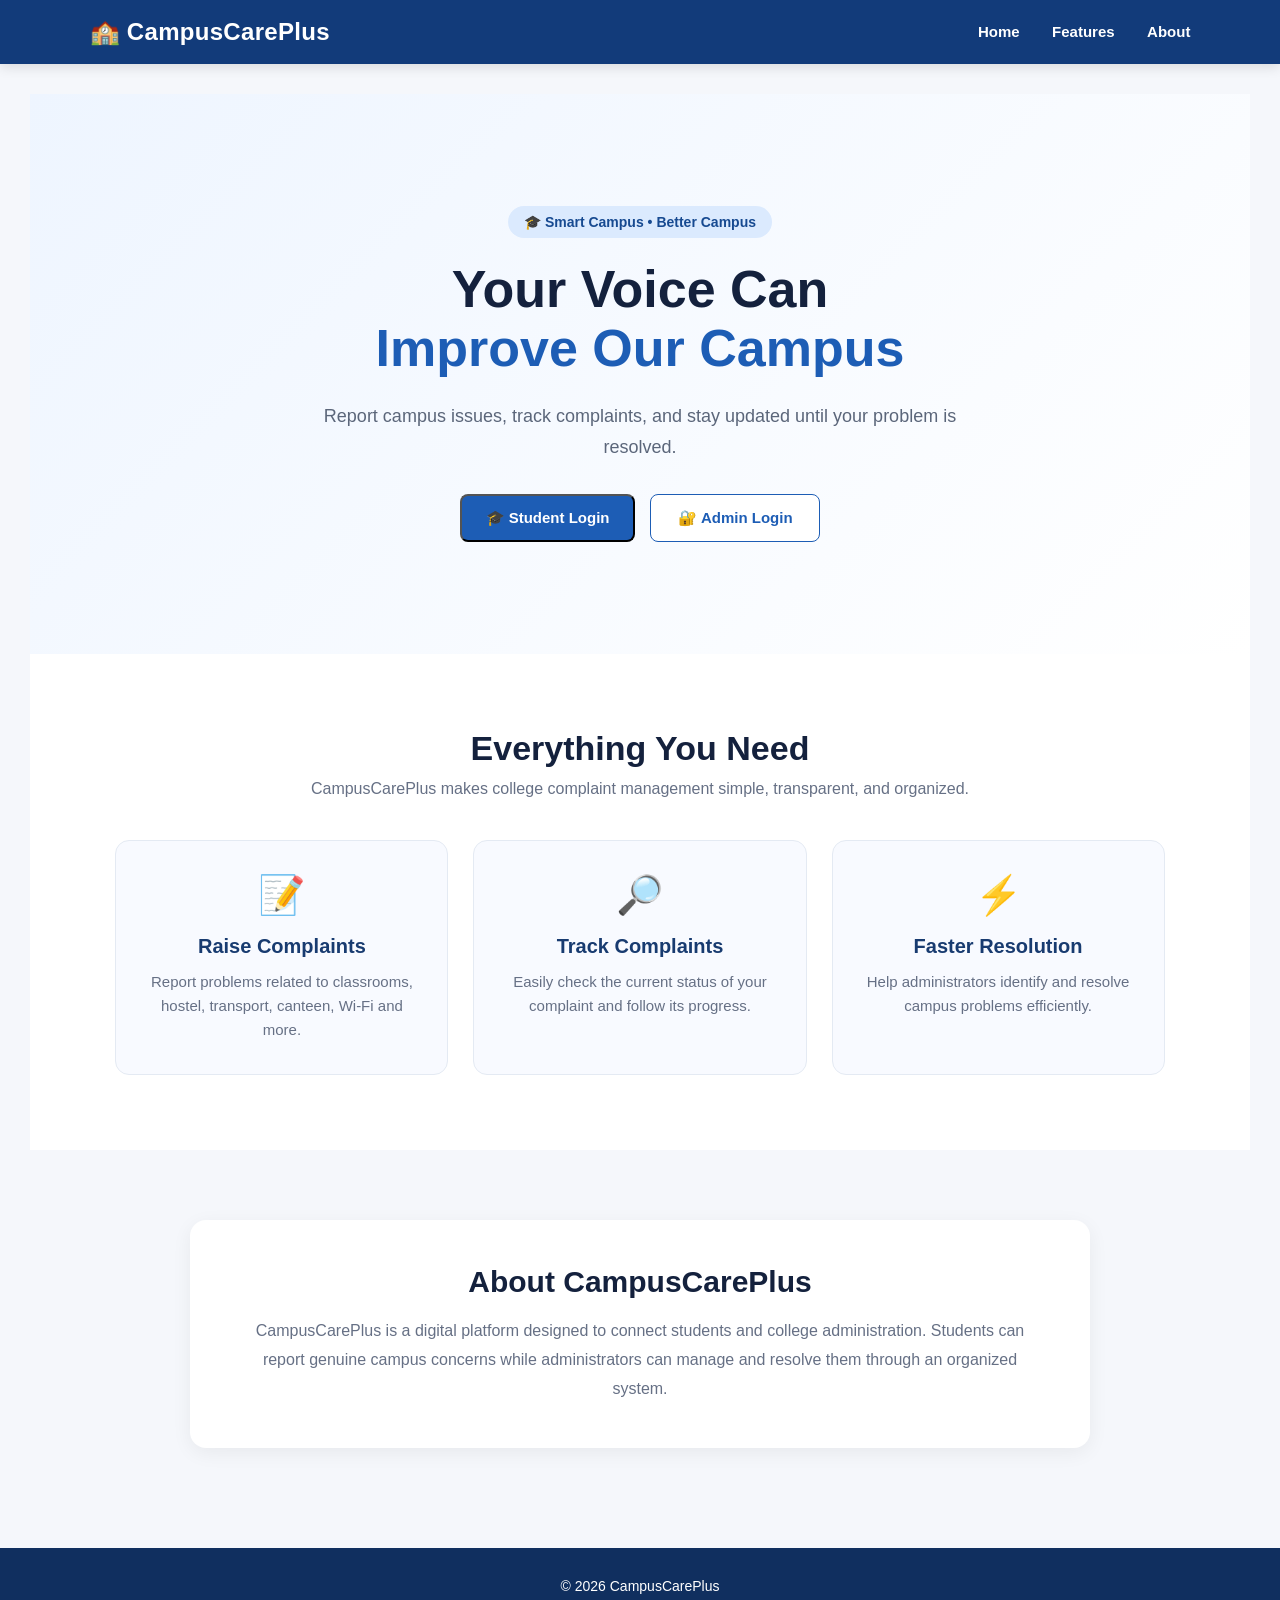
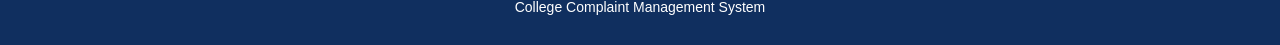
<file: index.html>
<!DOCTYPE html>
<html lang="en">
<head>
    <meta charset="UTF-8">
    <meta name="viewport" content="width=device-width, initial-scale=1.0">

    <title>CampusCarePlus | College Complaint Management</title>

    <link rel="stylesheet" href="campus.css">
</head>

<body>

    <!-- Navigation -->
    <header class="navbar">
        <div class="logo">
            🏫 CampusCarePlus
        </div>

        <nav>
            <a href="campus.html">Home</a>
            <a href="#features">Features</a>
            <a href="#about">About</a>
        </nav>
    </header>


    <!-- Hero Section -->
    <main>

        <section class="hero">

            <div class="hero-content">

                <span class="badge">
                    🎓 Smart Campus • Better Campus
                </span>

                <h1>
                    Your Voice Can
                    <span>Improve Our Campus</span>
                </h1>

                <p>
                    Report campus issues, track complaints, and stay
                    updated until your problem is resolved.
                </p>

                <div class="hero-buttons">

                    <button
                        class="primary-btn"
                        onclick="window.location.href='student-login.html'">
                        🎓 Student Login
                    </button>

                    <button
                        class="secondary-btn"
                        onclick="window.location.href='admin-login.html'">
                        🔐 Admin Login
                    </button>

                </div>

            </div>

        </section>


        <!-- Features -->
        <section id="features" class="features-section">

            <h2>Everything You Need</h2>

            <p class="section-description">
                CampusCarePlus makes college complaint management
                simple, transparent, and organized.
            </p>

            <div class="feature-container">

                <div class="feature-card">
                    <div class="feature-icon">📝</div>
                    <h3>Raise Complaints</h3>
                    <p>
                        Report problems related to classrooms,
                        hostel, transport, canteen, Wi-Fi and more.
                    </p>
                </div>

                <div class="feature-card">
                    <div class="feature-icon">🔎</div>
                    <h3>Track Complaints</h3>
                    <p>
                        Easily check the current status of your
                        complaint and follow its progress.
                    </p>
                </div>

                <div class="feature-card">
                    <div class="feature-icon">⚡</div>
                    <h3>Faster Resolution</h3>
                    <p>
                        Help administrators identify and resolve
                        campus problems efficiently.
                    </p>
                </div>

            </div>

        </section>


        <!-- About -->
        <section id="about" class="about-section">

            <div class="about-box">

                <h2>About CampusCarePlus</h2>

                <p>
                    CampusCarePlus is a digital platform designed to
                    connect students and college administration.
                    Students can report genuine campus concerns while
                    administrators can manage and resolve them through
                    an organized system.
                </p>

            </div>

        </section>

    </main>


    <!-- Footer -->
    <footer>

        <p>
            © 2026 CampusCarePlus
        </p>

        <p>
            College Complaint Management System
        </p>

    </footer>

</body>
</html>
</file>
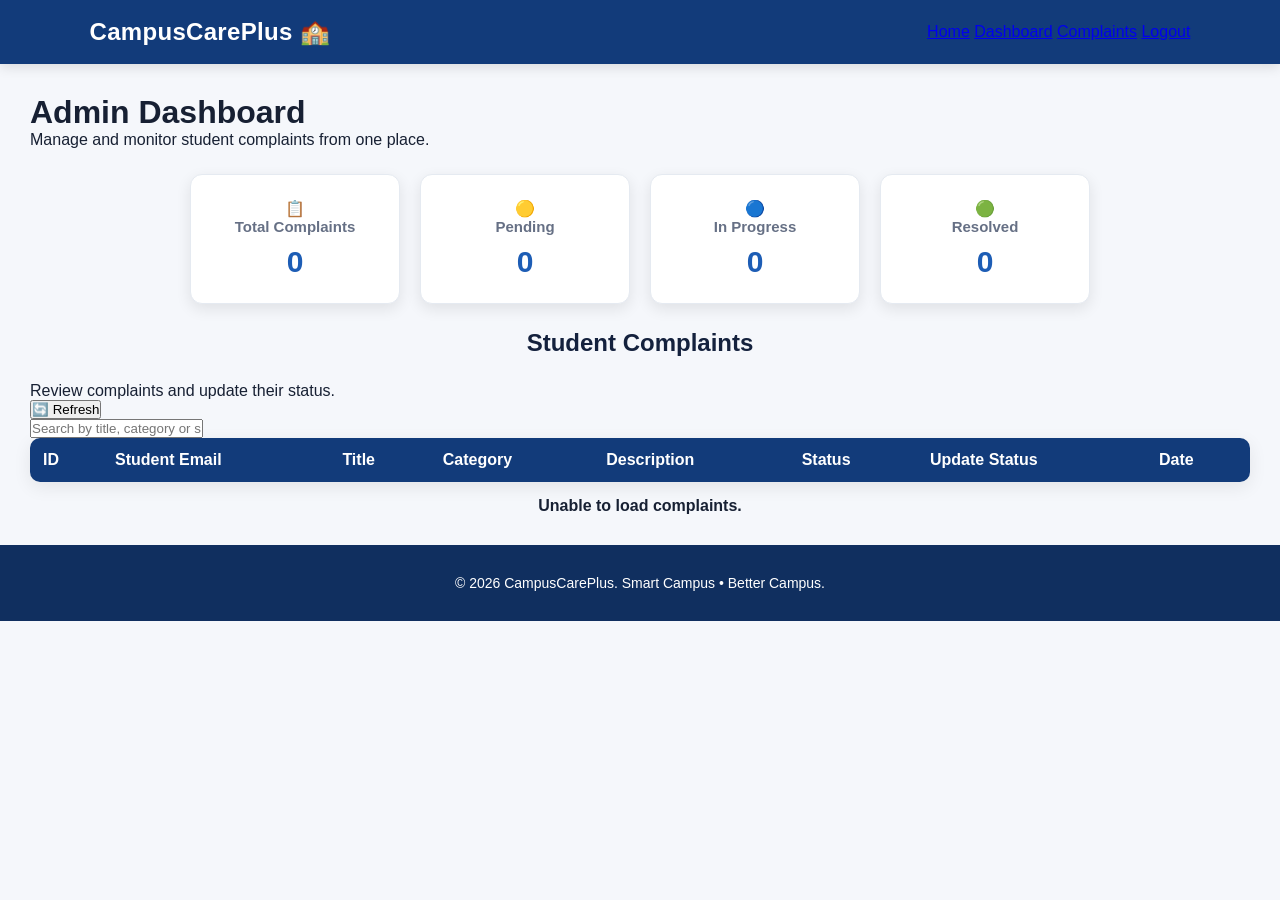
<file: admin-dashboard.html>
<!DOCTYPE html>
<html lang="en">

<head>
    <meta charset="UTF-8">
    <meta name="viewport" content="width=device-width, initial-scale=1.0">

    <title>Admin Dashboard - CampusCarePlus</title>

    <link rel="stylesheet" href="campus.css">
</head>

<body>

    <!-- Navigation -->
    <nav class="navbar">

        <div class="logo">
            CampusCarePlus 🏫
        </div>

        <div class="nav-links">
            <a href="campus.html">Home</a>
            <a href="admin-dashboard.html">Dashboard</a>
            <a href="complaint.html">Complaints</a>
            <a href="admin-login.html">Logout</a>
        </div>

    </nav>


    <!-- Dashboard -->
    <main class="dashboard-page">

        <div class="dashboard-header">

            <div>
                <h1>Admin Dashboard</h1>

                <p>
                    Manage and monitor student complaints
                    from one place.
                </p>
            </div>

        </div>


        <!-- Statistics -->
        <section class="stats-container">

            <div class="stat-card">
                <span class="stat-icon">📋</span>

                <h3>Total Complaints</h3>

                <p id="totalComplaints">0</p>
            </div>


            <div class="stat-card">
                <span class="stat-icon">🟡</span>

                <h3>Pending</h3>

                <p id="pendingComplaints">0</p>
            </div>


            <div class="stat-card">
                <span class="stat-icon">🔵</span>

                <h3>In Progress</h3>

                <p id="progressComplaints">0</p>
            </div>


            <div class="stat-card">
                <span class="stat-icon">🟢</span>

                <h3>Resolved</h3>

                <p id="resolvedComplaints">0</p>
            </div>

        </section>


        <!-- Complaints -->
        <section class="complaints-section">

            <div class="section-heading">

                <div>
                    <h2>Student Complaints</h2>

                    <p>
                        Review complaints and update their status.
                    </p>
                </div>

                <button onclick="loadComplaints()">
                    🔄 Refresh
                </button>

            </div>


            <!-- Search -->
            <div class="search-box">

                <input
                    type="text"
                    id="searchInput"
                    placeholder="Search by title, category or student email..."
                    onkeyup="filterComplaints()"
                >

            </div>


            <!-- Table -->
            <div class="table-container">

                <table>

                    <thead>

                        <tr>
                            <th>ID</th>
                            <th>Student Email</th>
                            <th>Title</th>
                            <th>Category</th>
                            <th>Description</th>
                            <th>Status</th>
                            <th>Update Status</th>
                            <th>Date</th>
                        </tr>

                    </thead>


                    <tbody id="complaintsTable">

                    </tbody>

                </table>

            </div>


            <p id="message"></p>

        </section>

    </main>


    <!-- Footer -->
    <footer>

        <p>
            © 2026 CampusCarePlus.
            Smart Campus • Better Campus.
        </p>

    </footer>


    <script>

        let allComplaints = [];


        // Load complaints
        async function loadComplaints() {

            const message =
                document.getElementById("message");

            try {

                message.textContent =
                    "Loading complaints...";


                const response = await fetch(
                    "https://campuscareplus-klmc.onrender.com/complaints"
                );


                if (!response.ok) {

                    throw new Error(
                        "Unable to load complaints"
                    );

                }


                const complaints =
                    await response.json();


                allComplaints = complaints;


                updateStatistics(complaints);

                displayComplaints(complaints);


                message.textContent =
                    complaints.length === 0
                        ? "No complaints found."
                        : "";

            }

            catch (error) {

                console.error(error);

                message.textContent =
                    "Unable to load complaints.";

            }

        }


        // Update statistics
        function updateStatistics(complaints) {

            document.getElementById(
                "totalComplaints"
            ).textContent = complaints.length;


            document.getElementById(
                "pendingComplaints"
            ).textContent =
                complaints.filter(
                    complaint =>
                        complaint.status === "Pending"
                ).length;


            document.getElementById(
                "progressComplaints"
            ).textContent =
                complaints.filter(
                    complaint =>
                        complaint.status === "In Progress"
                ).length;


            document.getElementById(
                "resolvedComplaints"
            ).textContent =
                complaints.filter(
                    complaint =>
                        complaint.status === "Resolved"
                ).length;

        }


        // Display complaints
        function displayComplaints(complaints) {

            const table =
                document.getElementById(
                    "complaintsTable"
                );


            table.innerHTML = "";


            complaints.forEach(complaint => {

                const row =
                    document.createElement("tr");


                const idCell =
                    document.createElement("td");

                idCell.textContent =
                    complaint.id;

                row.appendChild(idCell);


                const emailCell =
                    document.createElement("td");

                emailCell.textContent =
                    complaint.student_email;

                row.appendChild(emailCell);


                const titleCell =
                    document.createElement("td");

                titleCell.textContent =
                    complaint.title;

                row.appendChild(titleCell);


                const categoryCell =
                    document.createElement("td");

                categoryCell.textContent =
                    complaint.category;

                row.appendChild(categoryCell);


                const descriptionCell =
                    document.createElement("td");

                descriptionCell.textContent =
                    complaint.description;

                row.appendChild(descriptionCell);


                const statusCell =
                    document.createElement("td");

                statusCell.textContent =
                    complaint.status;

                row.appendChild(statusCell);


                const updateCell =
                    document.createElement("td");


                const select =
                    document.createElement("select");


                const statuses = [
                    "Pending",
                    "In Progress",
                    "Resolved"
                ];


                statuses.forEach(status => {

                    const option =
                        document.createElement("option");

                    option.value = status;

                    option.textContent = status;

                    if (
                        complaint.status === status
                    ) {

                        option.selected = true;

                    }

                    select.appendChild(option);

                });


                select.addEventListener(
                    "change",
                    function () {

                        updateStatus(
                            complaint.id,
                            this.value
                        );

                    }
                );


                updateCell.appendChild(select);

                row.appendChild(updateCell);


                const dateCell =
                    document.createElement("td");

                dateCell.textContent =
                    complaint.created_at;

                row.appendChild(dateCell);


                table.appendChild(row);

            });

        }


        // Update complaint status
        async function updateStatus(id, status) {

            const message =
                document.getElementById("message");


            try {

                message.textContent =
                    "Updating complaint status...";


                const response =
                    await fetch(
                        `https://campuscareplus-klmc.onrender.com/update-status/${id}`,
                        {
                            method: "PUT",

                            headers: {
                                "Content-Type":
                                    "application/json"
                            },

                            body: JSON.stringify({
                                status: status
                            })
                        }
                    );


                const result =
                    await response.json();


                if (!response.ok) {

                    throw new Error(
                        result.message ||
                        "Unable to update status."
                    );

                }


                message.textContent =
                    result.message ||
                    "Status updated successfully.";


                await loadComplaints();

            }

            catch (error) {

                console.error(error);

                message.textContent =
                    "Unable to update complaint status.";

            }

        }


        // Search complaints
        function filterComplaints() {

            const search =
                document.getElementById(
                    "searchInput"
                ).value.toLowerCase();


            const filtered =
                allComplaints.filter(
                    complaint =>

                        String(complaint.id)
                            .toLowerCase()
                            .includes(search)

                        ||

                        String(complaint.student_email)
                            .toLowerCase()
                            .includes(search)

                        ||

                        String(complaint.title)
                            .toLowerCase()
                            .includes(search)

                        ||

                        String(complaint.category)
                            .toLowerCase()
                            .includes(search)

                        ||

                        String(complaint.description)
                            .toLowerCase()
                            .includes(search)
                );


            displayComplaints(filtered);

        }


        // Load complaints when page opens
        loadComplaints();

    </script>

</body>

</html>
</file>
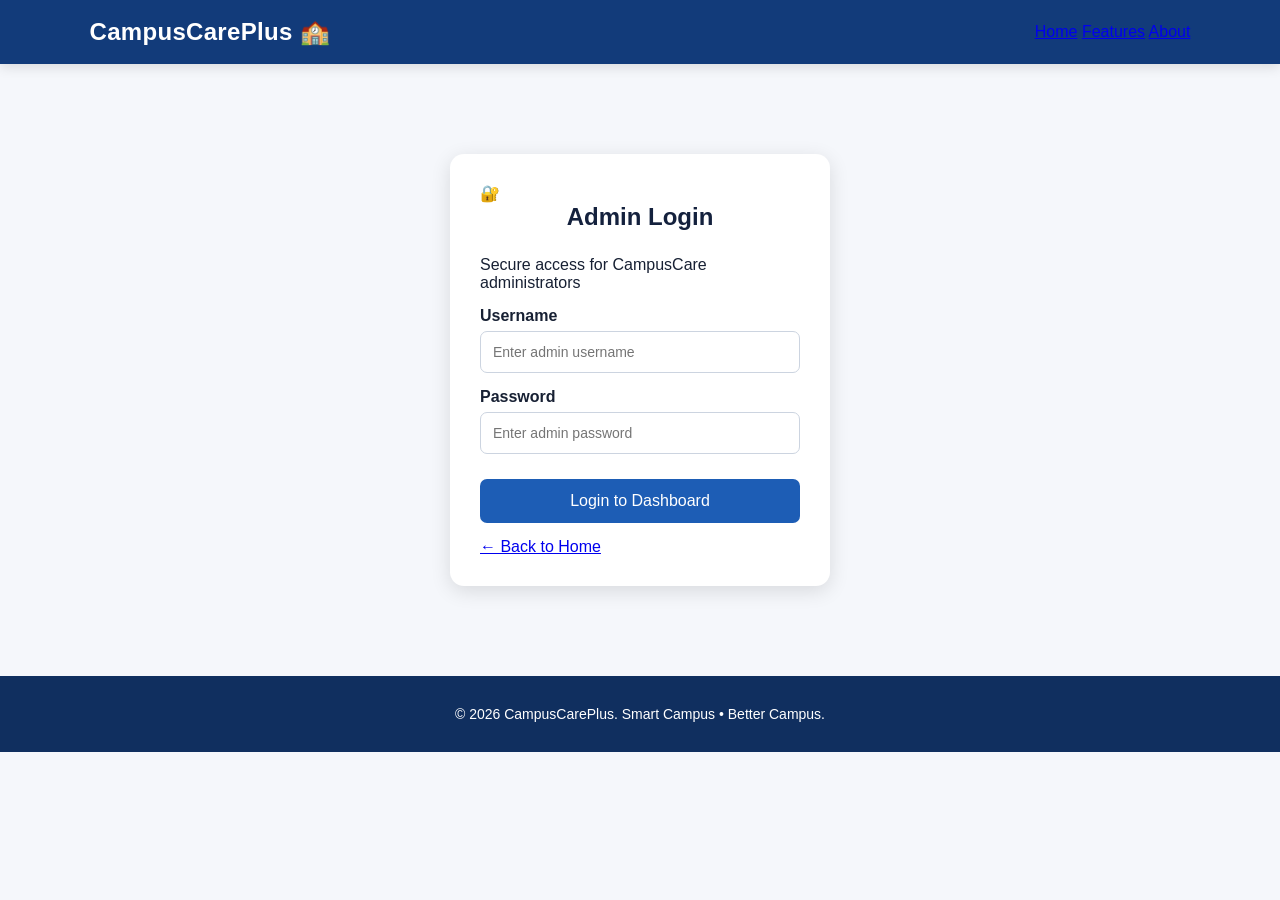
<file: admin-login.html>
<!DOCTYPE html>
<html lang="en">
<head>
    <meta charset="UTF-8">
    <meta name="viewport" content="width=device-width, initial-scale=1.0">

    <title>Admin Login - CampusCarePlus</title>

    <link rel="stylesheet" href="campus.css">
</head>

<body>

    <!-- Navigation -->
    <nav class="navbar">
        <div class="logo">
            CampusCarePlus 🏫
        </div>

        <div class="nav-links">
            <a href="campus.html">Home</a>
            <a href="campus.html#features">Features</a>
            <a href="campus.html#about">About</a>
        </div>
    </nav>


    <!-- Admin Login -->
    <main class="login-page">

        <div class="login-box">

            <div class="login-icon">🔐</div>

            <h2>Admin Login</h2>

            <p class="login-subtitle">
                Secure access for CampusCare administrators
            </p>

            <form id="adminLoginForm">

                <label for="username">Username</label>

                <input
                    type="text"
                    id="username"
                    placeholder="Enter admin username"
                    required
                >


                <label for="password">Password</label>

                <input
                    type="password"
                    id="password"
                    placeholder="Enter admin password"
                    required
                >


                <button type="submit">
                    Login to Dashboard
                </button>

            </form>

            <p id="message"></p>

            <a href="campus.html" class="back-link">
                ← Back to Home
            </a>

        </div>

    </main>


    <!-- Footer -->
    <footer>
        <p>© 2026 CampusCarePlus. Smart Campus • Better Campus.</p>
    </footer>


    <script>

        document
            .getElementById("adminLoginForm")
            .addEventListener("submit", async function(event) {

                event.preventDefault();

                const username =
                    document.getElementById("username").value.trim();

                const password =
                    document.getElementById("password").value;


                const message =
                    document.getElementById("message");


                message.textContent = "Logging in...";


                const data = {
                    username: username,
                    password: password
                };


                try {

                    const response = await fetch(
                        "https://campuscareplus-klmc.onrender.com/admin-login",
                        {
                            method: "POST",

                            headers: {
                                "Content-Type": "application/json"
                            },

                            body: JSON.stringify(data)
                        }
                    );


                    const result = await response.json();


                    if (response.ok) {

                        message.textContent =
                            "Login successful!";

                        setTimeout(function() {

                            window.location.href =
                                "admin-dashboard.html";

                        }, 500);

                    } else {

                        message.textContent =
                            result.message || "Invalid username or password.";

                    }

                } catch (error) {

                    message.textContent =
                        "Unable to connect to CampusCare server.";

                }

            });

    </script>

</body>
</html>
</file>
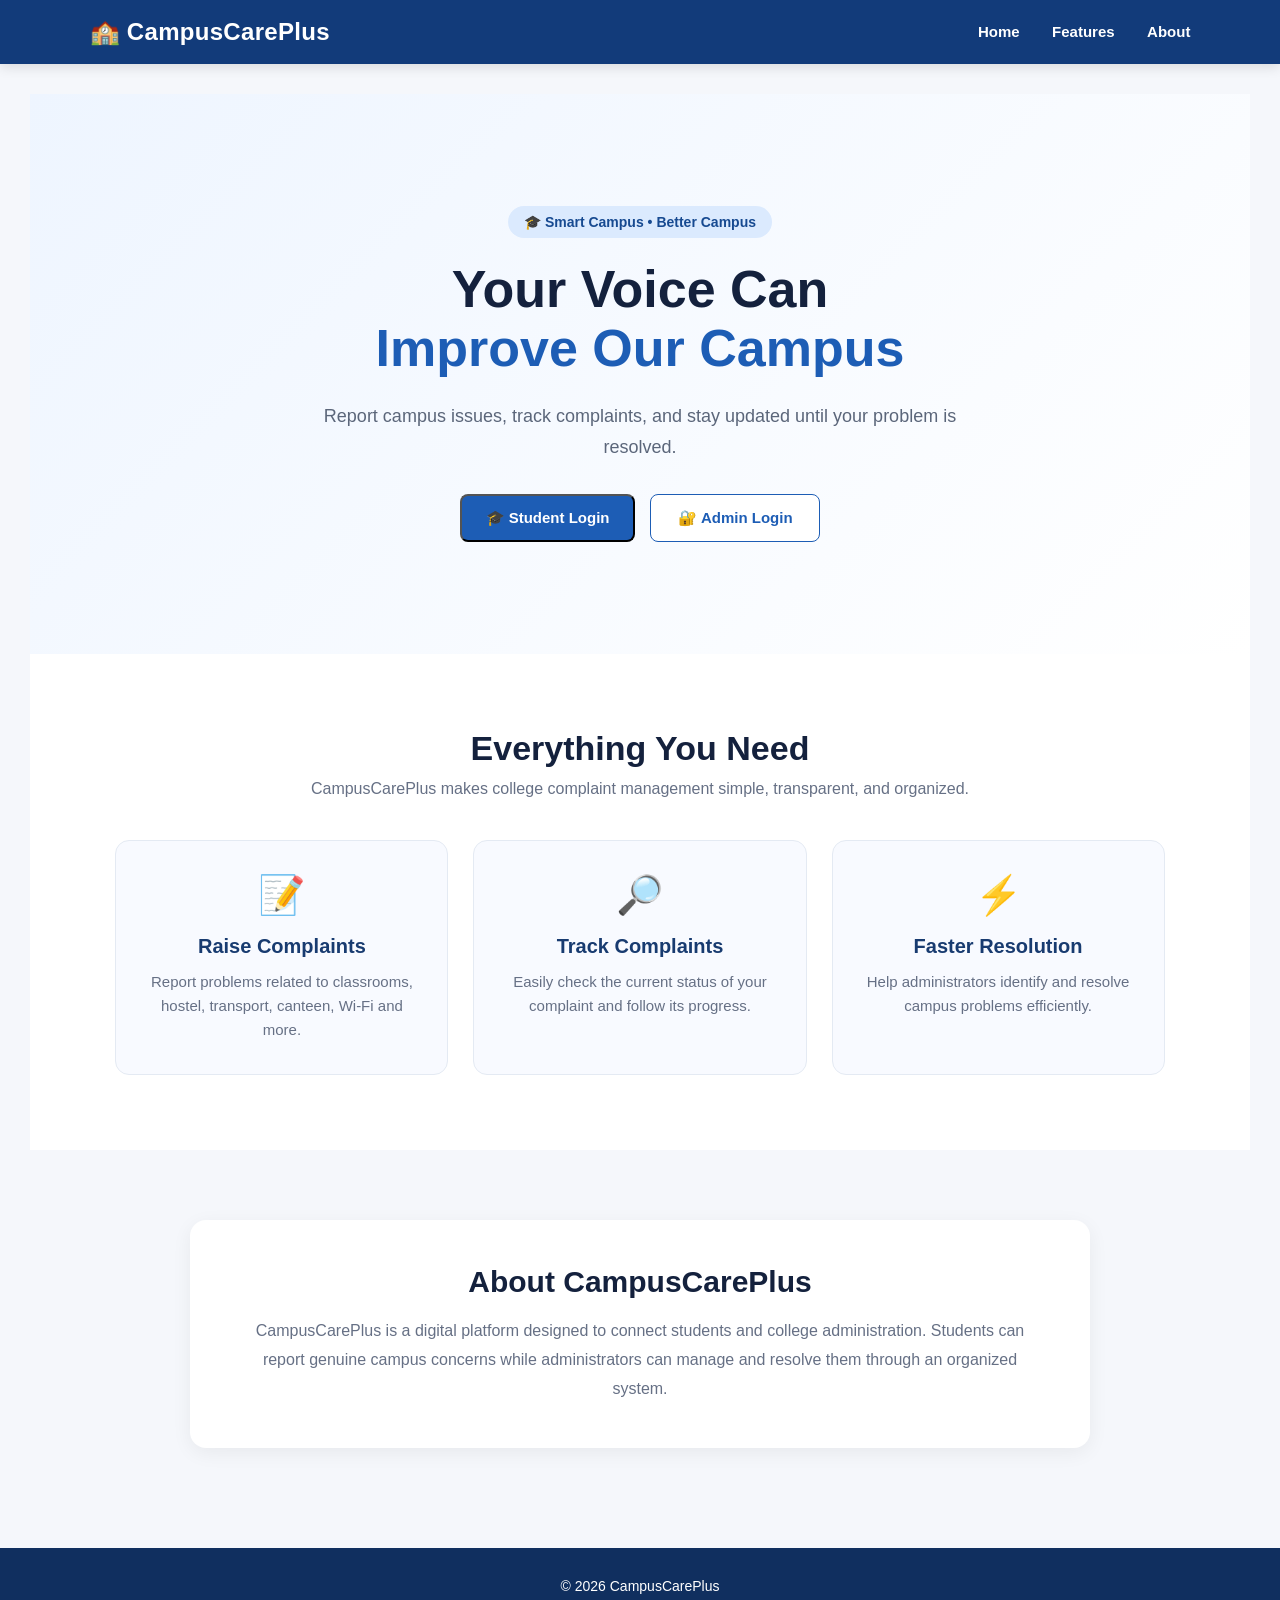
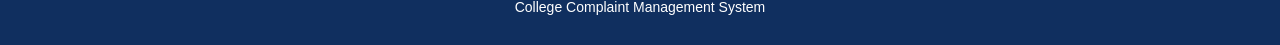
<file: campus.html>
<!DOCTYPE html>
<html lang="en">
<head>
    <meta charset="UTF-8">
    <meta name="viewport" content="width=device-width, initial-scale=1.0">

    <title>CampusCarePlus | College Complaint Management</title>

    <link rel="stylesheet" href="campus.css">
</head>

<body>

    <!-- Navigation -->
    <header class="navbar">
        <div class="logo">
            🏫 CampusCarePlus
        </div>

        <nav>
            <a href="campus.html">Home</a>
            <a href="#features">Features</a>
            <a href="#about">About</a>
        </nav>
    </header>


    <!-- Hero Section -->
    <main>

        <section class="hero">

            <div class="hero-content">

                <span class="badge">
                    🎓 Smart Campus • Better Campus
                </span>

                <h1>
                    Your Voice Can
                    <span>Improve Our Campus</span>
                </h1>

                <p>
                    Report campus issues, track complaints, and stay
                    updated until your problem is resolved.
                </p>

                <div class="hero-buttons">

                    <button
                        class="primary-btn"
                        onclick="window.location.href='student-login.html'">
                        🎓 Student Login
                    </button>

                    <button
                        class="secondary-btn"
                        onclick="window.location.href='admin-login.html'">
                        🔐 Admin Login
                    </button>

                </div>

            </div>

        </section>


        <!-- Features -->
        <section id="features" class="features-section">

            <h2>Everything You Need</h2>

            <p class="section-description">
                CampusCarePlus makes college complaint management
                simple, transparent, and organized.
            </p>

            <div class="feature-container">

                <div class="feature-card">
                    <div class="feature-icon">📝</div>
                    <h3>Raise Complaints</h3>
                    <p>
                        Report problems related to classrooms,
                        hostel, transport, canteen, Wi-Fi and more.
                    </p>
                </div>

                <div class="feature-card">
                    <div class="feature-icon">🔎</div>
                    <h3>Track Complaints</h3>
                    <p>
                        Easily check the current status of your
                        complaint and follow its progress.
                    </p>
                </div>

                <div class="feature-card">
                    <div class="feature-icon">⚡</div>
                    <h3>Faster Resolution</h3>
                    <p>
                        Help administrators identify and resolve
                        campus problems efficiently.
                    </p>
                </div>

            </div>

        </section>


        <!-- About -->
        <section id="about" class="about-section">

            <div class="about-box">

                <h2>About CampusCarePlus</h2>

                <p>
                    CampusCarePlus is a digital platform designed to
                    connect students and college administration.
                    Students can report genuine campus concerns while
                    administrators can manage and resolve them through
                    an organized system.
                </p>

            </div>

        </section>

    </main>


    <!-- Footer -->
    <footer>

        <p>
            © 2026 CampusCarePlus
        </p>

        <p>
            College Complaint Management System
        </p>

    </footer>

</body>
</html>
</file>
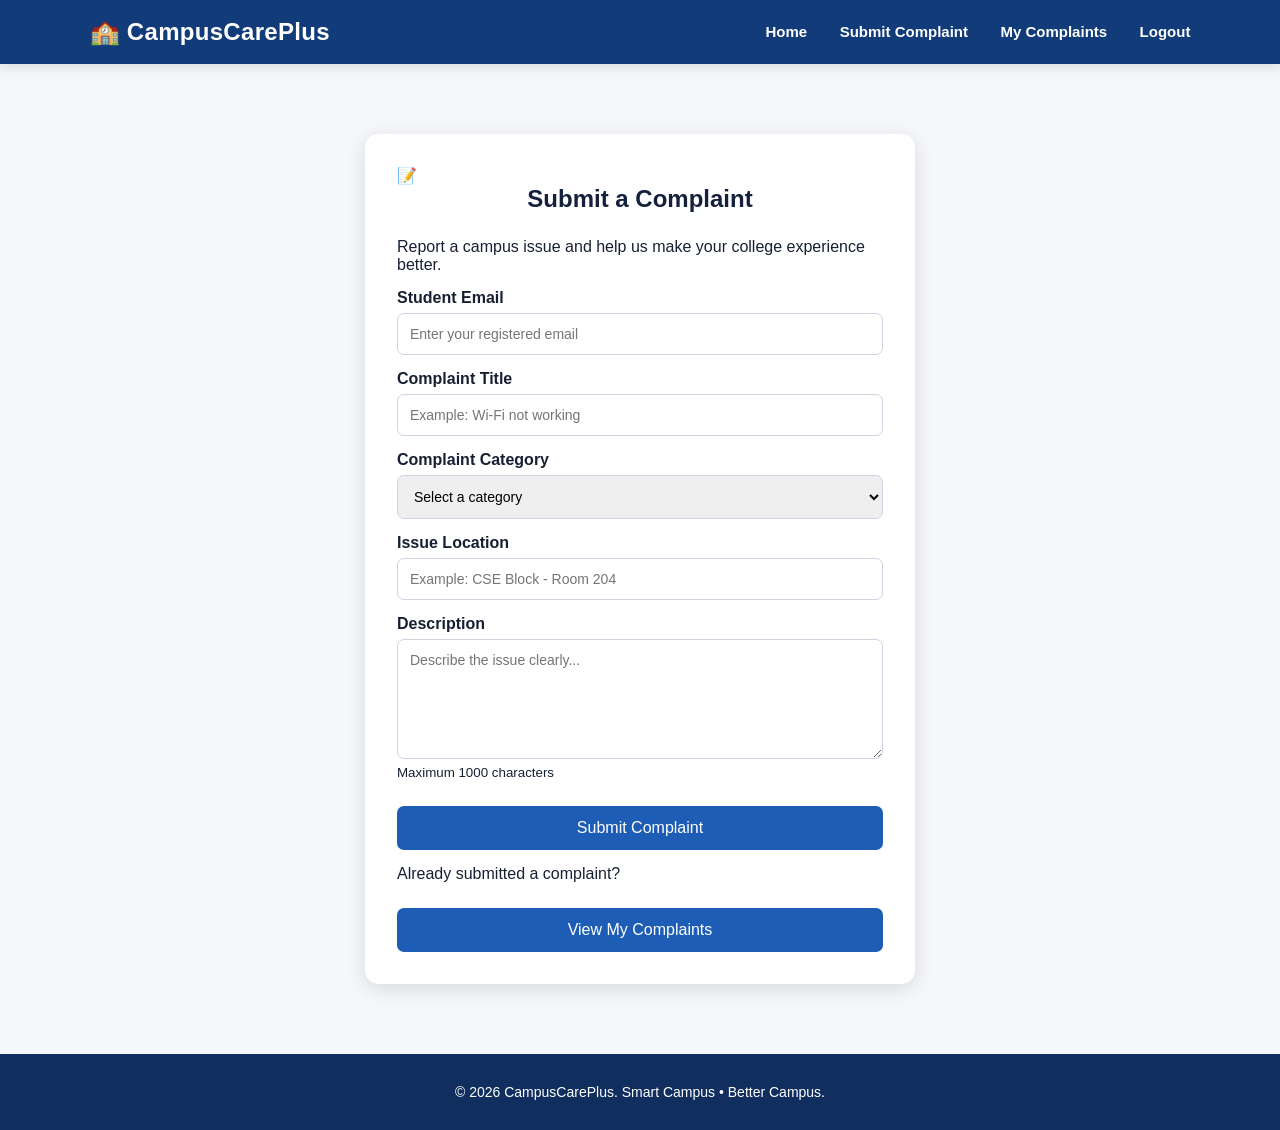
<file: complaint.html>
<!DOCTYPE html>
<html lang="en">

<head>
    <meta charset="UTF-8">
    <meta name="viewport" content="width=device-width, initial-scale=1.0">

    <title>Submit Complaint | CampusCarePlus</title>

    <link rel="stylesheet" href="campus.css">
</head>

<body>

    <!-- Navigation -->
    <header class="navbar">

        <div class="logo">
            🏫 CampusCarePlus
        </div>

        <nav class="nav-links">
            <a href="campus.html">Home</a>
            <a href="complaint.html">Submit Complaint</a>
            <a href="student-status.html">My Complaints</a>
            <a href="student-login.html">Logout</a>
        </nav>

    </header>


    <!-- Main Content -->
    <main class="complaint-page">

        <div class="complaint-box">

            <div class="page-icon">
                📝
            </div>

            <h2>Submit a Complaint</h2>

            <p class="form-subtitle">
                Report a campus issue and help us make your
                college experience better.
            </p>


            <form id="complaintForm">

                <!-- Student Email -->
                <label for="student_email">
                    Student Email
                </label>

                <input
                    type="email"
                    id="student_email"
                    placeholder="Enter your registered email"
                    required
                >


                <!-- Complaint Title -->
                <label for="title">
                    Complaint Title
                </label>

                <input
                    type="text"
                    id="title"
                    placeholder="Example: Wi-Fi not working"
                    maxlength="100"
                    required
                >


                <!-- Category -->
                <label for="category">
                    Complaint Category
                </label>

                <select id="category" required>

                    <option value="">
                        Select a category
                    </option>

                    <option value="Academic">
                        Academic
                    </option>

                    <option value="Hostel">
                        Hostel
                    </option>

                    <option value="Transport">
                        Transport
                    </option>

                    <option value="Canteen">
                        Canteen / Food
                    </option>

                    <option value="Infrastructure">
                        Infrastructure
                    </option>

                    <option value="Cleanliness">
                        Cleanliness
                    </option>

                    <option value="Electricity">
                        Electricity
                    </option>

                    <option value="Water">
                        Water
                    </option>

                    <option value="Wi-Fi / Internet">
                        Wi-Fi / Internet
                    </option>

                    <option value="Other">
                        Other
                    </option>

                </select>


                <!-- Location -->
                <label for="location">
                    Issue Location
                </label>

                <input
                    type="text"
                    id="location"
                    placeholder="Example: CSE Block - Room 204"
                    maxlength="150"
                    required
                >


                <!-- Description -->
                <label for="description">
                    Description
                </label>

                <textarea
                    id="description"
                    placeholder="Describe the issue clearly..."
                    maxlength="1000"
                    required
                ></textarea>

                <small class="character-note">
                    Maximum 1000 characters
                </small>


                <!-- Submit Button -->
                <button
                    type="submit"
                    id="submitButton"
                >
                    Submit Complaint
                </button>

            </form>


            <!-- Message -->
            <p id="message"></p>


            <!-- Status -->
            <div class="status-link">

                <p>
                    Already submitted a complaint?
                </p>

                <button
                    type="button"
                    onclick="window.location.href='student-status.html'"
                >
                    View My Complaints
                </button>

            </div>

        </div>

    </main>


    <!-- Footer -->
    <footer>

        <p>
            © 2026 CampusCarePlus.
            Smart Campus • Better Campus.
        </p>

    </footer>


    <script>

        const form =
            document.getElementById("complaintForm");

        const message =
            document.getElementById("message");

        const submitButton =
            document.getElementById("submitButton");


        form.addEventListener(
            "submit",
            async function(event) {

                event.preventDefault();


                const data = {

                    student_email:
                        document
                            .getElementById("student_email")
                            .value
                            .trim(),

                    title:
                        document
                            .getElementById("title")
                            .value
                            .trim(),

                    category:
                        document
                            .getElementById("category")
                            .value,

                    location:
                        document
                            .getElementById("location")
                            .value
                            .trim(),

                    description:
                        document
                            .getElementById("description")
                            .value
                            .trim()

                };


                // Basic validation
                if (
                    !data.student_email ||
                    !data.title ||
                    !data.category ||
                    !data.location ||
                    !data.description
                ) {

                    message.textContent =
                        "Please fill in all the fields.";

                    message.style.color = "red";

                    return;

                }


                // Disable button
                submitButton.disabled = true;

                submitButton.textContent =
                    "Submitting...";


                message.textContent =
                    "Submitting your complaint...";

                message.style.color =
                    "#1d5db5";


                try {

                    const response =
                        await fetch(
                            "https://campuscareplus-klmc.onrender.com/submit-complaint",
                            {
                                method: "POST",

                                headers: {
                                    "Content-Type":
                                        "application/json"
                                },

                                body:
                                    JSON.stringify(data)
                            }
                        );


                    const result =
                        await response.json();


                    if (response.ok) {

                        message.textContent =
                            result.message ||
                            "Complaint submitted successfully!";

                        message.style.color =
                            "green";


                        form.reset();


                    } else {

                        message.textContent =
                            result.message ||
                            "Unable to submit complaint.";

                        message.style.color =
                            "red";

                    }


                } catch (error) {

                    console.error(error);

                    message.textContent =
                        "Unable to connect to CampusCarePlus server.";

                    message.style.color =
                        "red";

                }


                // Enable button again
                submitButton.disabled = false;

                submitButton.textContent =
                    "Submit Complaint";

            }
        );

    </script>

</body>

</html>
</file>
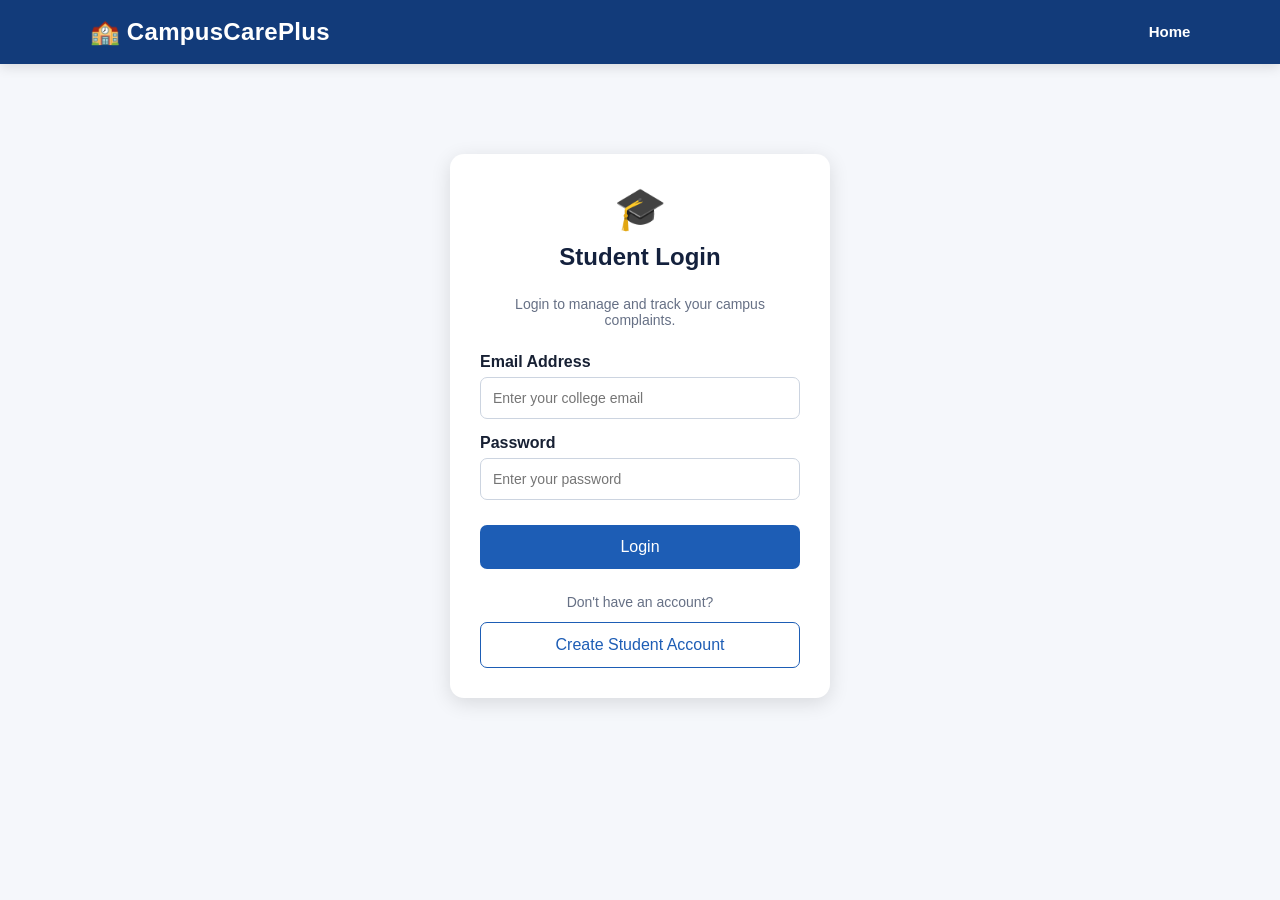
<file: student-login.html>
<!DOCTYPE html>
<html lang="en">
<head>
    <meta charset="UTF-8">
    <meta name="viewport" content="width=device-width, initial-scale=1.0">

    <title>Student Login | CampusCarePlus</title>

    <link rel="stylesheet" href="campus.css">
</head>

<body>

    <!-- Navigation -->
    <header class="navbar">
        <div class="logo">
            🏫 CampusCarePlus
        </div>

        <nav>
            <a href="campus.html">Home</a>
        </nav>
    </header>


    <!-- Login Section -->
    <main>

        <div class="login-box">

            <div style="text-align: center; font-size: 42px; margin-bottom: 10px;">
                🎓
            </div>

            <h2>Student Login</h2>

            <p style="
                text-align: center;
                color: #667085;
                margin-bottom: 25px;
                font-size: 14px;
            ">
                Login to manage and track your campus complaints.
            </p>


            <form id="loginForm">

                <label for="email">Email Address</label>

                <input
                    type="email"
                    id="email"
                    placeholder="Enter your college email"
                    required
                >


                <label for="password">Password</label>

                <input
                    type="password"
                    id="password"
                    placeholder="Enter your password"
                    required
                >


                <button type="submit">
                    Login
                </button>

            </form>


            <p id="message"></p>


            <div style="
                text-align: center;
                margin-top: 25px;
                color: #667085;
                font-size: 14px;
            ">
                Don't have an account?
            </div>


            <button
                type="button"
                onclick="registerStudent()"
                style="
                    background: white;
                    color: #1d5db5;
                    border: 1px solid #1d5db5;
                    margin-top: 12px;
                "
            >
                Create Student Account
            </button>

        </div>

    </main>


    <script>

        document
            .getElementById("loginForm")
            .addEventListener("submit", async function(event) {

                event.preventDefault();

                const email =
                    document.getElementById("email").value.trim();

                const password =
                    document.getElementById("password").value;

                const message =
                    document.getElementById("message");


                message.textContent = "Logging in...";
                message.style.color = "#1d5db5";


                try {

                    const response = await fetch(
                        "https://campuscareplus-klmc.onrender.com/student-login",
                        {
                            method: "POST",

                            headers: {
                                "Content-Type": "application/json"
                            },

                            body: JSON.stringify({
                                email: email,
                                password: password
                            })
                        }
                    );


                    const data = await response.json();


                    message.textContent =
                        data.message || "Login completed.";


                    if (response.ok) {

                        message.style.color = "green";


                        setTimeout(function() {

                            window.location.href =
                                "complaint.html";

                        }, 1000);

                    } else {

                        message.style.color = "red";

                    }


                } catch (error) {

                    message.textContent =
                        "Unable to connect to CampusCarePlus server.";

                    message.style.color = "red";

                }

            });


        function registerStudent() {

            window.location.href = "student-register.html";

        }

    </script>

</body>
</html>
</file>
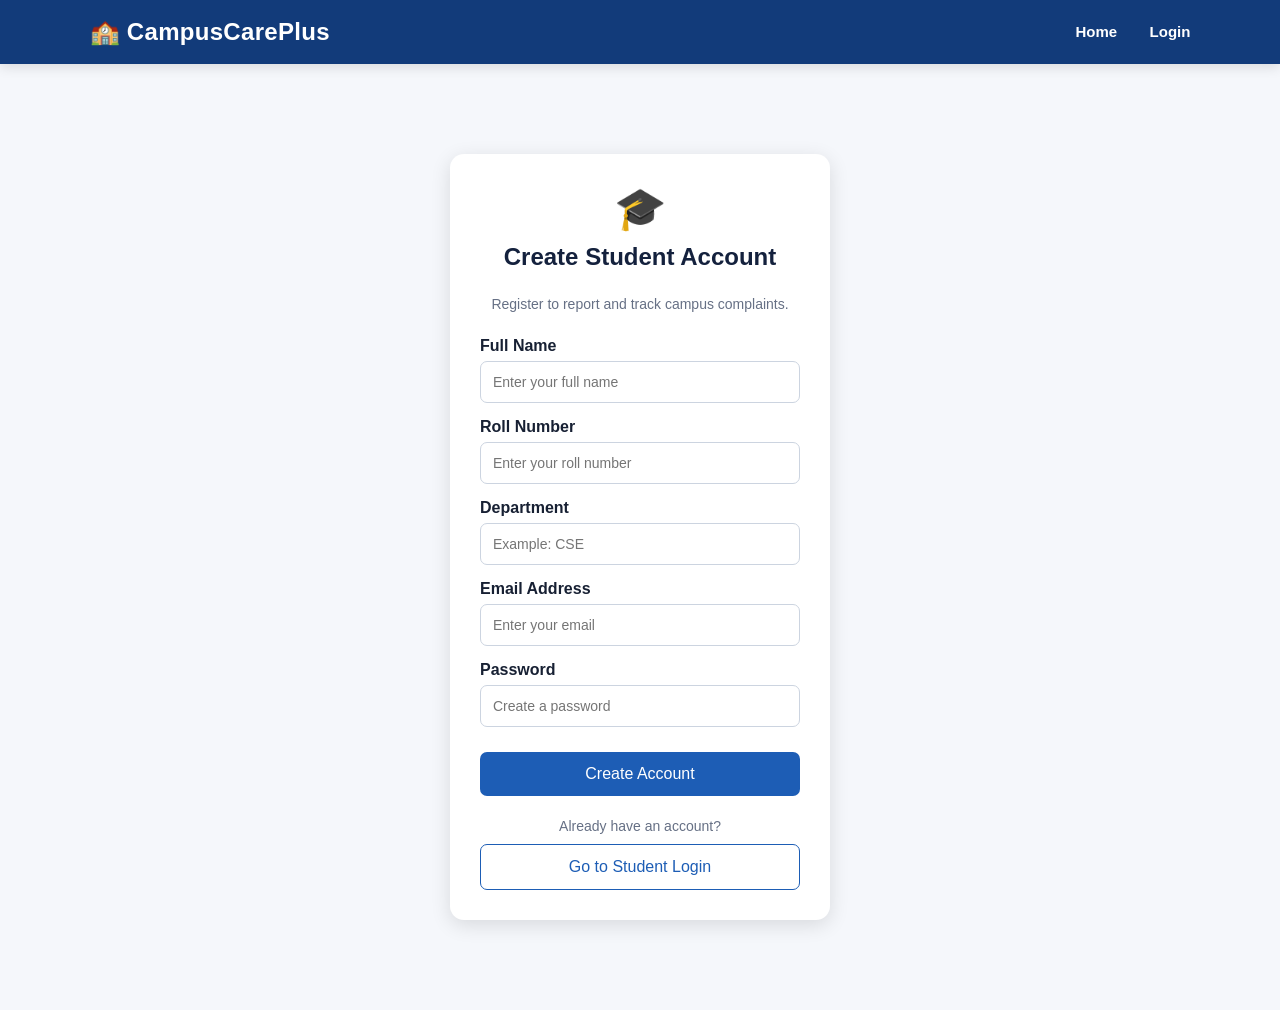
<file: student-register.html>
<!DOCTYPE html>
<html lang="en">

<head>
    <meta charset="UTF-8">
    <meta name="viewport" content="width=device-width, initial-scale=1.0">

    <title>Student Registration | CampusCarePlus</title>

    <link rel="stylesheet" href="campus.css">
</head>

<body>

    <!-- Navigation -->
    <header class="navbar">

        <div class="logo">
            🏫 CampusCarePlus
        </div>

        <nav>
            <a href="campus.html">Home</a>
            <a href="student-login.html">Login</a>
        </nav>

    </header>


    <!-- Registration -->
    <main>

        <div class="login-box">

            <div style="
                text-align: center;
                font-size: 42px;
                margin-bottom: 10px;
            ">
                🎓
            </div>

            <h2>Create Student Account</h2>

            <p style="
                text-align: center;
                color: #667085;
                margin-bottom: 25px;
                font-size: 14px;
            ">
                Register to report and track campus complaints.
            </p>


            <form id="registerForm">

                <label for="name">Full Name</label>

                <input
                    type="text"
                    id="name"
                    placeholder="Enter your full name"
                    required
                >


                <label for="roll_number">Roll Number</label>

                <input
                    type="text"
                    id="roll_number"
                    placeholder="Enter your roll number"
                    required
                >


                <label for="department">Department</label>

                <input
                    type="text"
                    id="department"
                    placeholder="Example: CSE"
                    required
                >


                <label for="email">Email Address</label>

                <input
                    type="email"
                    id="email"
                    placeholder="Enter your email"
                    required
                >


                <label for="password">Password</label>

                <input
                    type="password"
                    id="password"
                    placeholder="Create a password"
                    minlength="6"
                    required
                >


                <button type="submit">
                    Create Account
                </button>

            </form>


            <p
                id="message"
                style="margin-top: 18px;"
            ></p>


            <p style="
                text-align: center;
                margin-top: 22px;
                color: #667085;
                font-size: 14px;
            ">
                Already have an account?
            </p>


            <button
                type="button"
                onclick="goToLogin()"
                style="
                    background: white;
                    color: #1d5db5;
                    border: 1px solid #1d5db5;
                    margin-top: 10px;
                "
            >
                Go to Student Login
            </button>

        </div>

    </main>


    <script>

        document
            .getElementById("registerForm")
            .addEventListener("submit", async function(event) {

                event.preventDefault();

                const message =
                    document.getElementById("message");


                const data = {

                    name:
                        document.getElementById("name").value.trim(),

                    roll_number:
                        document.getElementById("roll_number").value.trim(),

                    department:
                        document.getElementById("department").value.trim(),

                    email:
                        document.getElementById("email").value.trim(),

                    password:
                        document.getElementById("password").value

                };


                message.textContent = "Creating your account...";
                message.style.color = "#1d5db5";


                try {

                    const response = await fetch(
                       "https://campuscareplus-klmc.onrender.com/register",
                        {
                            method: "POST",

                            headers: {
                                "Content-Type": "application/json"
                            },

                            body: JSON.stringify(data)
                        }
                    );


                    const result = await response.json();


                    message.textContent =
                        result.message || "Registration completed.";


                    if (response.ok) {

                        message.style.color = "green";

                        setTimeout(function() {

                            window.location.href =
                                "student-login.html";

                        }, 1200);

                    } else {

                        message.style.color = "red";

                    }


                } catch (error) {

                    console.error(error);

                    message.textContent =
                        "Unable to connect to CampusCarePlus server.";

                    message.style.color = "red";

                }

            });


        function goToLogin() {

            window.location.href =
                "student-login.html";

        }

    </script>

</body>

</html>
</file>
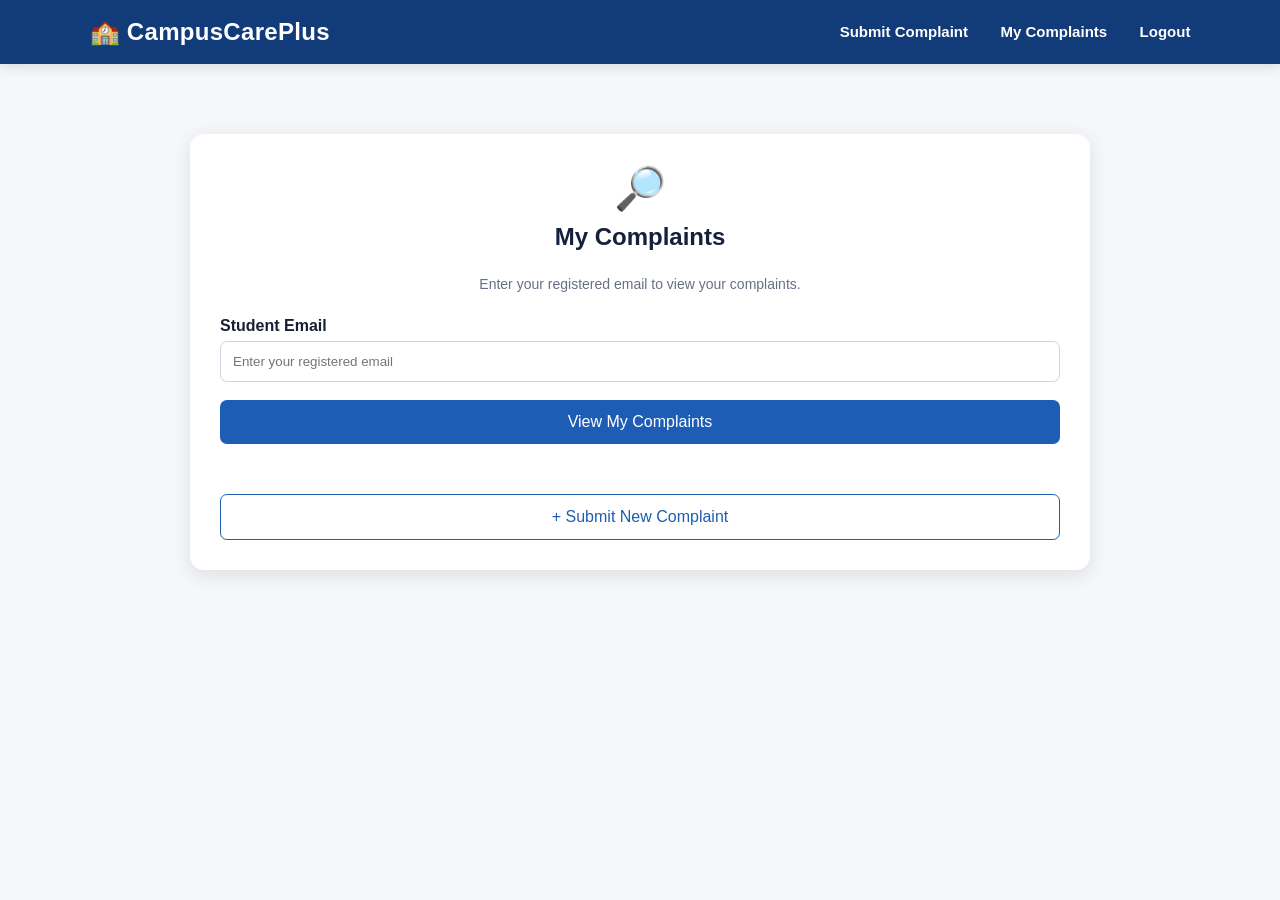
<file: student-status.html>
<!DOCTYPE html>
<html lang="en">

<head>
    <meta charset="UTF-8">
    <meta name="viewport" content="width=device-width, initial-scale=1.0">

    <title>My Complaints | CampusCarePlus</title>

    <link rel="stylesheet" href="campus.css">
</head>

<body>

    <!-- Navigation -->
    <header class="navbar">

        <div class="logo">
            🏫 CampusCarePlus
        </div>

        <nav>
            <a href="complaint.html">Submit Complaint</a>
            <a href="student-status.html">My Complaints</a>
            <a href="student-login.html">Logout</a>
        </nav>

    </header>


    <!-- Complaint Status -->
    <main>

        <div class="status-box">

            <div style="
                text-align: center;
                font-size: 42px;
                margin-bottom: 10px;
            ">
                🔎
            </div>

            <h2>My Complaints</h2>

            <p style="
                text-align: center;
                color: #667085;
                margin-bottom: 25px;
                font-size: 14px;
            ">
                Enter your registered email to view your complaints.
            </p>


            <form id="statusForm">

                <label for="email">
                    Student Email
                </label>

                <input
                    type="email"
                    id="email"
                    placeholder="Enter your registered email"
                    required
                >

                <button type="submit">
                    View My Complaints
                </button>

            </form>


            <div id="message"></div>


            <!-- Complaints Table -->
            <div style="overflow-x: auto; margin-top: 25px;">

                <table
                    id="complaintsTable"
                    style="display: none;"
                >

                    <thead>

                        <tr>
                            <th>Complaint</th>
                            <th>Category</th>
                            <th>Description</th>
                            <th>Status</th>
                            <th>Date</th>
                        </tr>

                    </thead>

                    <tbody id="complaintsBody"></tbody>

                </table>

            </div>


            <button
                type="button"
                onclick="window.location.href='complaint.html'"
                style="
                    background: white;
                    color: #1d5db5;
                    border: 1px solid #1d5db5;
                    margin-top: 25px;
                "
            >
                + Submit New Complaint
            </button>

        </div>

    </main>


    <script>

        document
            .getElementById("statusForm")
            .addEventListener("submit", async function(event) {

                event.preventDefault();


                const email =
                    document.getElementById("email")
                    .value
                    .trim();


                const table =
                    document.getElementById("complaintsTable");

                const body =
                    document.getElementById("complaintsBody");

                const message =
                    document.getElementById("message");


                message.textContent =
                    "Loading your complaints...";

                message.style.color = "#1d5db5";

                table.style.display = "none";

                body.innerHTML = "";


                try {

                    const response = await fetch(
                        `https://campuscareplus-klmc.onrender.com/student-complaints/${encodeURIComponent(email)}`
                    );


                    if (!response.ok) {
                        throw new Error("Unable to load complaints");
                    }


                    const complaints =
                        await response.json();


                    if (!Array.isArray(complaints) ||
                        complaints.length === 0) {

                        message.textContent =
                            "No complaints found for this email.";

                        message.style.color = "#667085";

                        return;
                    }


                    message.textContent =
                        `${complaints.length} complaint(s) found.`;

                    message.style.color = "#1d5db5";

                    table.style.display = "table";


                    complaints.forEach(function(complaint) {

                        const row =
                            document.createElement("tr");


                        const title =
                            document.createElement("td");

                        title.textContent =
                            complaint.title || "-";


                        const category =
                            document.createElement("td");

                        category.textContent =
                            complaint.category || "-";


                        const description =
                            document.createElement("td");

                        description.textContent =
                            complaint.description || "-";


                        const status =
                            document.createElement("td");

                        status.textContent =
                            complaint.status || "Pending";


                        const date =
                            document.createElement("td");

                        date.textContent =
                            complaint.created_at || "-";


                        row.appendChild(title);
                        row.appendChild(category);
                        row.appendChild(description);
                        row.appendChild(status);
                        row.appendChild(date);


                        body.appendChild(row);

                    });

                }

                catch (error) {

                    console.error(error);

                    message.textContent =
                        "Unable to load complaints. Please try again.";

                    message.style.color = "red";

                }

            });

    </script>

</body>

</html>
</file>
<file: campus.css>
/* ========================================
   CAMPUSCAREPLUS - GLOBAL STYLES
======================================== */

* {
    box-sizing: border-box;
    margin: 0;
    padding: 0;
    font-family: "Segoe UI", Arial, sans-serif;
}

html {
    scroll-behavior: smooth;
}

body {
    background: #f5f7fb;
    color: #172033;
    min-height: 100vh;
}


/* ========================================
   NAVIGATION BAR
======================================== */

.navbar {
    width: 100%;
    background: #123b7a;
    color: white;
    padding: 18px 7%;
    display: flex;
    align-items: center;
    justify-content: space-between;
    box-shadow: 0 3px 12px rgba(0, 0, 0, 0.12);
}

.logo {
    font-size: 24px;
    font-weight: 700;
    letter-spacing: 0.3px;
}

.navbar nav {
    margin: 0;
}

.navbar nav a {
    color: white;
    text-decoration: none;
    margin-left: 28px;
    font-size: 15px;
    font-weight: 600;
    transition: 0.2s;
}

.navbar nav a:hover {
    opacity: 0.75;
}


/* ========================================
   HERO SECTION
======================================== */

.hero {
    min-height: 560px;
    display: flex;
    align-items: center;
    justify-content: center;
    text-align: center;
    padding: 70px 20px;
    background: linear-gradient(
        135deg,
        #eef5ff,
        #ffffff
    );
}

.hero-content {
    max-width: 850px;
}

.badge {
    display: inline-block;
    background: #dbeafe;
    color: #174a91;
    padding: 8px 16px;
    border-radius: 30px;
    font-size: 14px;
    font-weight: 600;
    margin-bottom: 22px;
}

.hero h1 {
    font-size: 52px;
    line-height: 1.15;
    margin-bottom: 22px;
    color: #14213d;
}

.hero h1 span {
    display: block;
    color: #1d5db5;
}

.hero p {
    max-width: 680px;
    margin: 0 auto 32px;
    font-size: 18px;
    line-height: 1.7;
    color: #5b667a;
}

.hero-buttons {
    display: flex;
    justify-content: center;
    gap: 15px;
    flex-wrap: wrap;
}

.primary-btn,
.secondary-btn {
    width: auto;
    min-width: 170px;
    margin: 0;
    padding: 13px 24px;
    border-radius: 8px;
    font-size: 15px;
    font-weight: 600;
    cursor: pointer;
    transition: 0.2s;
}

.primary-btn {
    background: #1d5db5;
    color: white;
}

.primary-btn:hover {
    background: #15498f;
}

.secondary-btn {
    background: white;
    color: #1d5db5;
    border: 1px solid #1d5db5;
}

.secondary-btn:hover {
    background: #edf4ff;
}


/* ========================================
   FEATURES SECTION
======================================== */

.features-section {
    padding: 75px 7%;
    text-align: center;
    background: white;
}

.features-section h2 {
    font-size: 34px;
    color: #14213d;
    margin-bottom: 12px;
}

.section-description {
    color: #667085;
    font-size: 16px;
    margin-bottom: 42px;
}

.feature-container {
    max-width: 1100px;
    margin: auto;
    display: grid;
    grid-template-columns: repeat(3, 1fr);
    gap: 25px;
}

.feature-card {
    background: #f8faff;
    padding: 32px 25px;
    border: 1px solid #e4eaf3;
    border-radius: 14px;
    transition: 0.25s;
}

.feature-card:hover {
    transform: translateY(-5px);
    box-shadow: 0 10px 25px rgba(0, 0, 0, 0.08);
}

.feature-icon {
    font-size: 38px;
    margin-bottom: 18px;
}

.feature-card h3 {
    font-size: 20px;
    margin-bottom: 12px;
    color: #183b70;
}

.feature-card p {
    color: #667085;
    line-height: 1.6;
    font-size: 15px;
}


/* ========================================
   ABOUT SECTION
======================================== */

.about-section {
    padding: 70px 7%;
    background: #f5f7fb;
}

.about-box {
    max-width: 900px;
    margin: auto;
    background: white;
    padding: 45px;
    border-radius: 16px;
    text-align: center;
    box-shadow: 0 5px 20px rgba(0, 0, 0, 0.06);
}

.about-box h2 {
    font-size: 30px;
    margin-bottom: 18px;
    color: #14213d;
}

.about-box p {
    color: #667085;
    line-height: 1.8;
    font-size: 16px;
}


/* ========================================
   FOOTER
======================================== */

footer {
    background: #102f5f;
    color: white;
    text-align: center;
    padding: 25px;
}

footer p {
    margin: 5px 0;
    font-size: 14px;
}


/* ========================================
   LOGIN BOX
======================================== */

.login-box {
    background: white;
    width: 380px;
    max-width: 90%;
    margin: 60px auto;
    padding: 30px;
    border-radius: 14px;
    box-shadow: 0 5px 20px rgba(0, 0, 0, 0.12);
}

.login-box h2 {
    text-align: center;
    margin-bottom: 25px;
    color: #14213d;
    font-size: 24px;
}

.login-box label {
    display: block;
    margin-top: 15px;
    margin-bottom: 6px;
    font-weight: 600;
}

.login-box input {
    width: 100%;
    padding: 12px;
    border: 1px solid #ccd4e0;
    border-radius: 7px;
    font-size: 14px;
}

.login-box input:focus {
    outline: none;
    border-color: #1d5db5;
}

.login-box button {
    width: 100%;
    margin-top: 25px;
    padding: 13px;
    border: none;
    border-radius: 7px;
    background: #1d5db5;
    color: white;
    font-size: 16px;
    cursor: pointer;
}

.login-box button:hover {
    background: #15498f;
}


/* ========================================
   MESSAGE
======================================== */

#message {
    text-align: center;
    margin-top: 15px;
    font-weight: 600;
}


/* ========================================
   COMPLAINT PAGE
======================================== */

.complaint-box {
    background: white;
    width: 550px;
    max-width: 92%;
    margin: 40px auto;
    padding: 32px;
    border-radius: 14px;
    box-shadow: 0 5px 20px rgba(0, 0, 0, 0.12);
}

.complaint-box h2 {
    text-align: center;
    margin-bottom: 25px;
    color: #14213d;
}

.complaint-box label {
    display: block;
    margin-top: 15px;
    margin-bottom: 6px;
    font-weight: 600;
}

.complaint-box input,
.complaint-box select,
.complaint-box textarea {
    width: 100%;
    padding: 12px;
    border: 1px solid #ccd4e0;
    border-radius: 7px;
    font-size: 14px;
}

.complaint-box textarea {
    min-height: 120px;
    resize: vertical;
}

.complaint-box input:focus,
.complaint-box select:focus,
.complaint-box textarea:focus {
    outline: none;
    border-color: #1d5db5;
}

.complaint-box button {
    width: 100%;
    margin-top: 25px;
    padding: 13px;
    border: none;
    border-radius: 7px;
    background: #1d5db5;
    color: white;
    font-size: 16px;
    cursor: pointer;
}

.complaint-box button:hover {
    background: #15498f;
}


/* ========================================
   ADMIN DASHBOARD
======================================== */

main {
    padding: 30px;
}

main h2 {
    text-align: center;
    margin-bottom: 25px;
    font-weight: 700;
    color: #14213d;
}

.stats-container {
    display: flex;
    justify-content: center;
    gap: 20px;
    margin: 25px 0;
    flex-wrap: wrap;
}

.stat-card {
    background: white;
    width: 210px;
    padding: 24px;
    text-align: center;
    border-radius: 12px;
    box-shadow: 0 5px 15px rgba(0, 0, 0, 0.09);
    border: 1px solid #e5eaf1;
}

.stat-card h3 {
    margin-bottom: 10px;
    font-size: 15px;
    color: #667085;
}

.stat-card p {
    margin: 0;
    font-size: 30px;
    font-weight: 700;
    color: #1d5db5;
}


/* ========================================
   TABLE
======================================== */

table {
    width: 100%;
    border-collapse: collapse;
    background: white;
    box-shadow: 0 5px 18px rgba(0, 0, 0, 0.08);
    border-radius: 10px;
    overflow: hidden;
}

th {
    background: #123b7a;
    color: white;
    padding: 13px;
    text-align: left;
}

td {
    padding: 13px;
    border-bottom: 1px solid #e5e7eb;
}

tr:hover {
    background: #f5f8fc;
}

td select {
    padding: 7px;
    border: 1px solid #ccd4e0;
    border-radius: 5px;
}


/* ========================================
   STUDENT STATUS
======================================== */

.status-box {
    background: white;
    width: 90%;
    max-width: 900px;
    margin: 40px auto;
    padding: 30px;
    border-radius: 14px;
    box-shadow: 0 5px 20px rgba(0, 0, 0, 0.1);
}

.status-box h2 {
    text-align: center;
    margin-bottom: 25px;
}

.status-box label {
    display: block;
    margin-bottom: 6px;
    font-weight: 600;
}

.status-box input {
    width: 100%;
    padding: 12px;
    border: 1px solid #ccd4e0;
    border-radius: 7px;
}

.status-box button {
    width: 100%;
    margin-top: 18px;
    padding: 13px;
    border: none;
    border-radius: 7px;
    background: #1d5db5;
    color: white;
    font-size: 16px;
    cursor: pointer;
}

.status-box button:hover {
    background: #15498f;
}

.status-box table {
    margin-top: 30px;
}


/* ========================================
   MOBILE RESPONSIVE DESIGN
======================================== */

@media (max-width: 768px) {

    .navbar {
        flex-direction: column;
        gap: 15px;
        padding: 18px 5%;
    }

    .navbar nav a {
        margin: 0 8px;
        font-size: 14px;
    }

    .hero {
        min-height: 500px;
        padding: 50px 20px;
    }

    .hero h1 {
        font-size: 38px;
    }

    .hero p {
        font-size: 16px;
    }

    .feature-container {
        grid-template-columns: 1fr;
    }

    .features-section h2 {
        font-size: 28px;
    }

    .about-box {
        padding: 30px 20px;
    }

    main {
        padding: 15px;
    }

    table {
        display: block;
        overflow-x: auto;
        white-space: nowrap;
    }

    .stats-container {
        gap: 12px;
    }

    .stat-card {
        width: 160px;
    }
}


@media (max-width: 480px) {

    .logo {
        font-size: 20px;
    }

    .navbar nav a {
        margin: 0 5px;
        font-size: 13px;
    }

    .hero h1 {
        font-size: 32px;
    }

    .hero-buttons {
        flex-direction: column;
        align-items: center;
    }

    .primary-btn,
    .secondary-btn {
        width: 90%;
    }

    .login-box {
        margin: 35px auto;
        padding: 22px;
    }

    .complaint-box {
        padding: 22px;
    }
}
</file>
